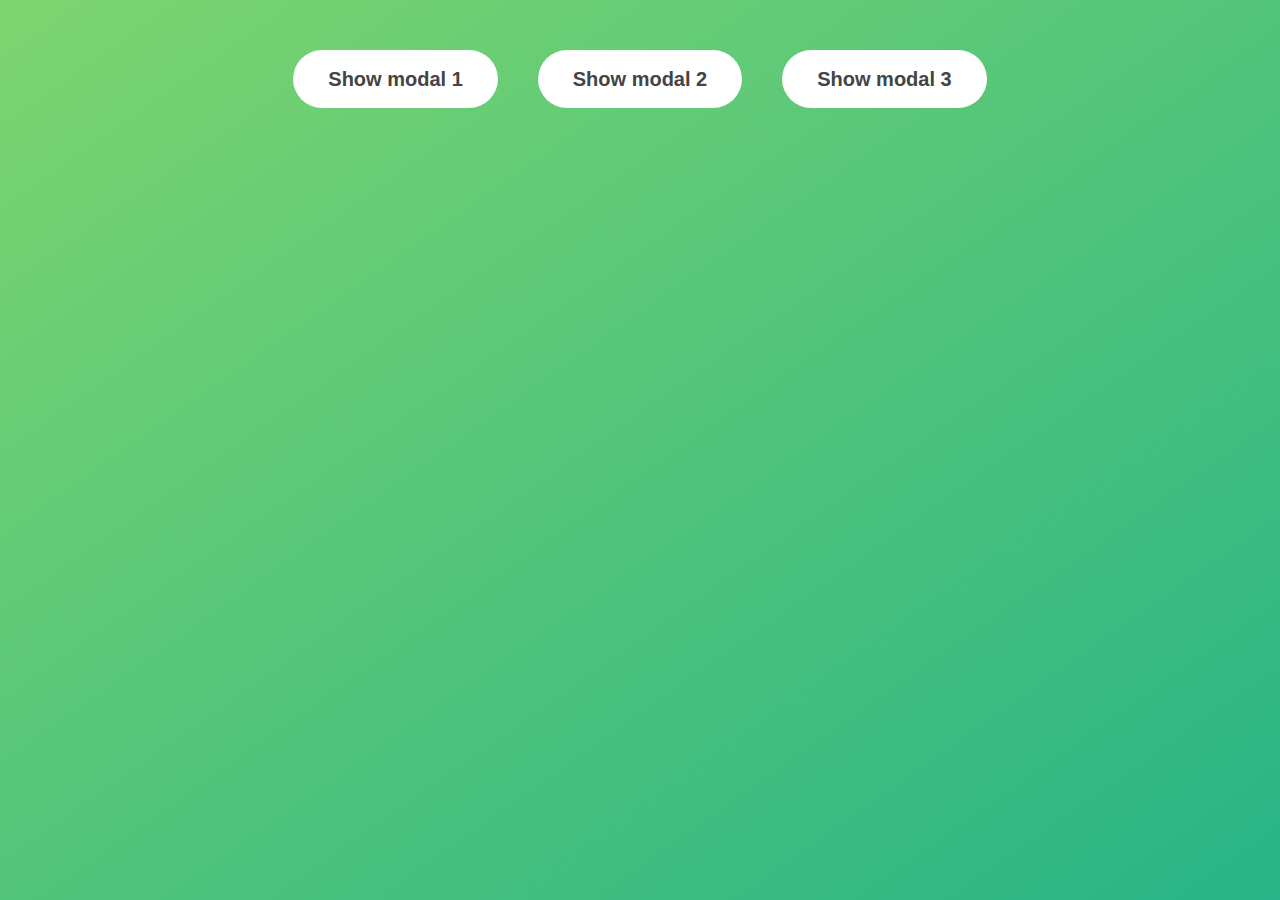
<file: 06-Modal/index.html>
<!DOCTYPE html>
<html lang="en">
  <head>
    <meta charset="UTF-8" />
    <meta name="viewport" content="width=device-width, initial-scale=1.0" />
    <meta http-equiv="X-UA-Compatible" content="ie=edge" />
    <link rel="stylesheet" href="style.css" />
    <title>Modal window</title>
  </head>
  <body>
    <button class="show-modal">Show modal 1</button>
    <button class="show-modal">Show modal 2</button>
    <button class="show-modal">Show modal 3</button>

    <div class="modal hidden">
      <button class="close-modal">&times;</button>
      <h1>I'm a modal window 😍</h1>
      <p>
        Lorem ipsum dolor sit amet, consectetur adipisicing elit, sed do eiusmod
        tempor incididunt ut labore et dolore magna aliqua. Ut enim ad minim
        veniam, quis nostrud exercitation ullamco laboris nisi ut aliquip ex ea
        commodo consequat. Duis aute irure dolor in reprehenderit in voluptate
        velit esse cillum dolore eu fugiat nulla pariatur. Excepteur sint
        occaecat cupidatat non proident, sunt in culpa qui officia deserunt
        mollit anim id est laborum.
      </p>
    </div>
    <div class="overlay hidden"></div>

    <script src="script.js"></script>
  </body>
</html>
</file>
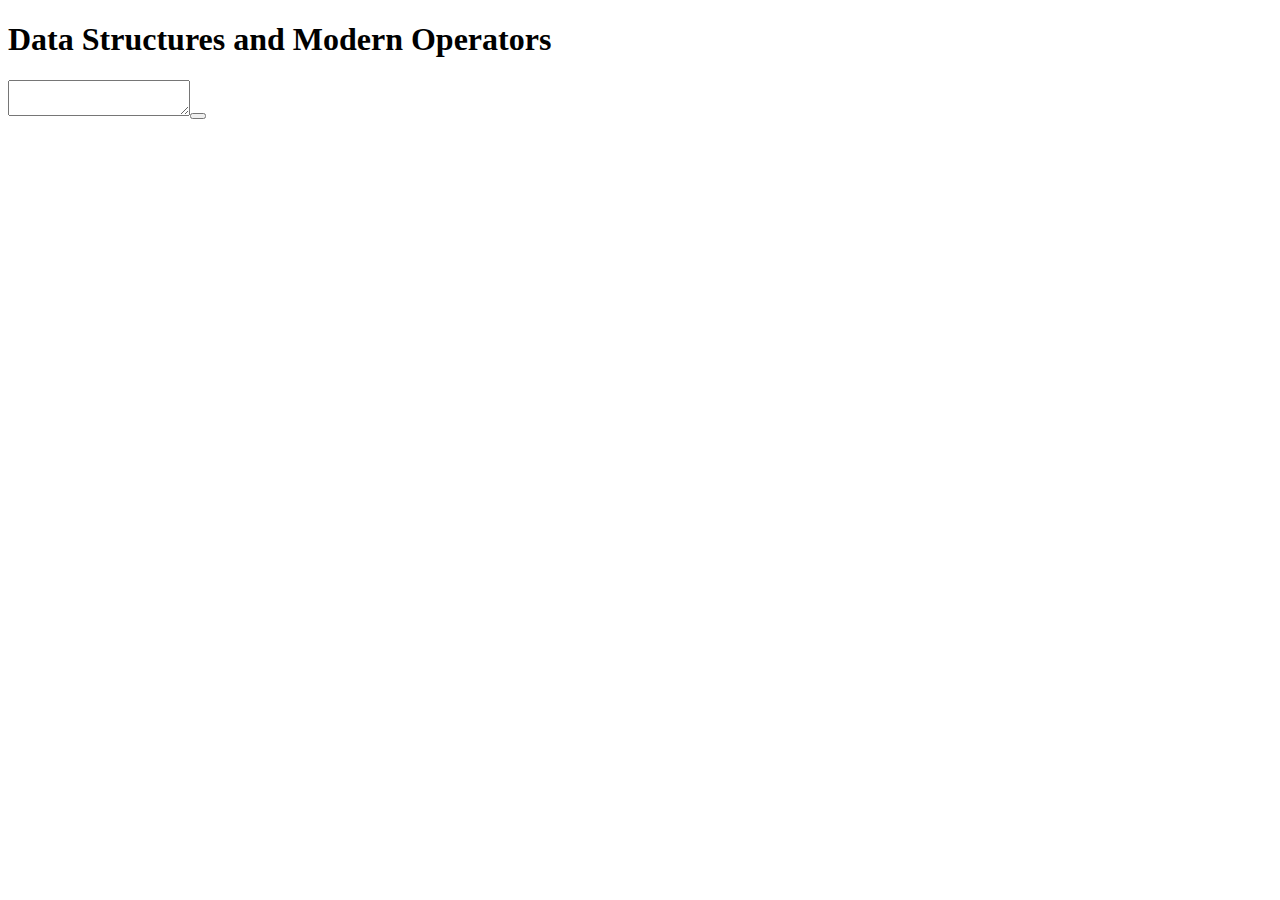
<file: 09-data-structures/index.html>
<!DOCTYPE html>
<html lang="en">
  <head>
    <meta charset="UTF-8" />
    <meta http-equiv="X-UA-Compatible" content="IE=edge" />
    <meta name="viewport" content="width=device-width, initial-scale=1.0" />
    <title>Document</title>
    <!-- <script src="app.js"></script> -->
    <script defer src="strings.js"></script>
  </head>
  <h1>Data Structures and Modern Operators</h1>
  <body></body>
</html>
</file>
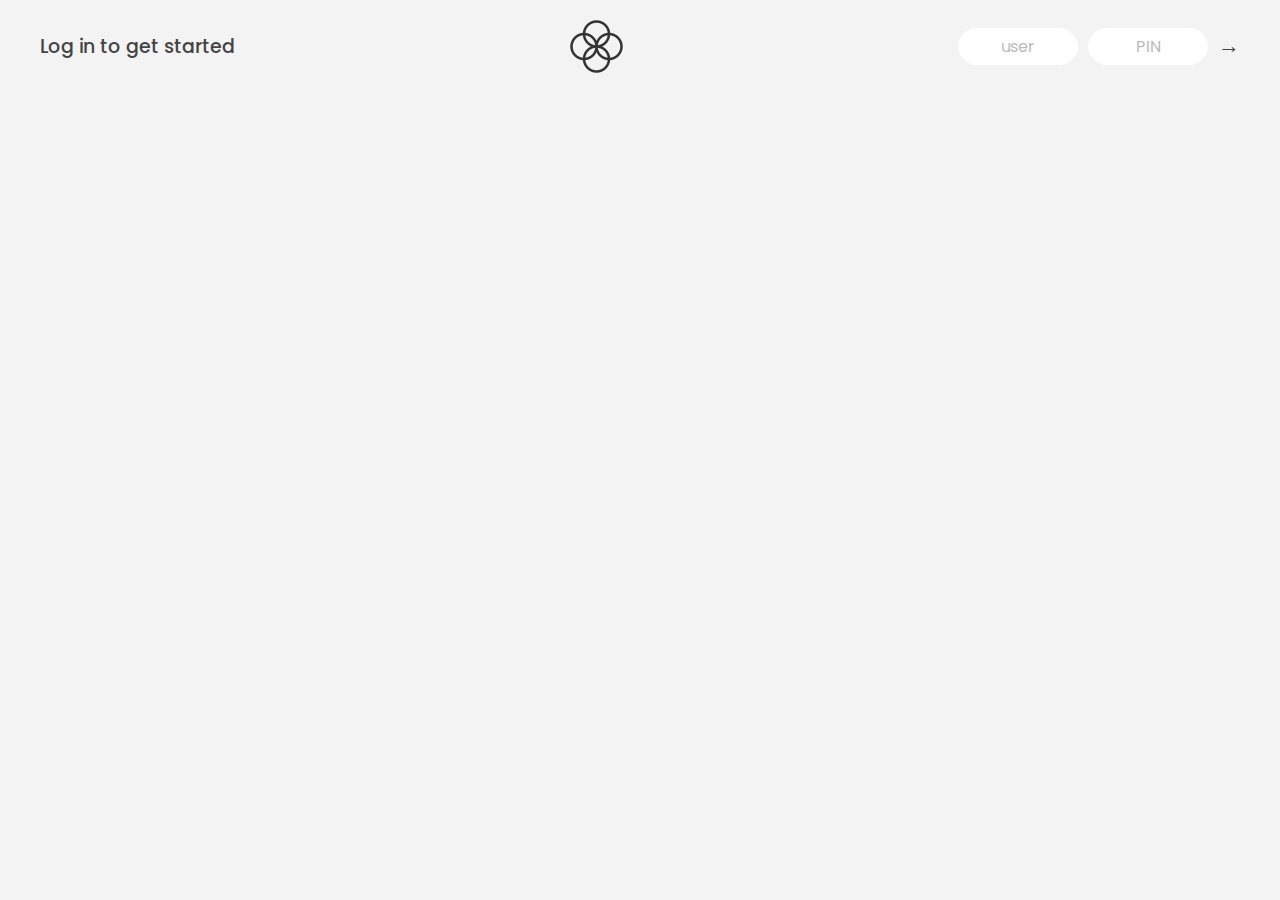
<file: 11A-Arrays-Bankist/index.html>
<!DOCTYPE html>
<html lang="en">

<head>
  <meta charset="UTF-8" />
  <meta name="viewport" content="width=device-width, initial-scale=1.0" />
  <meta http-equiv="X-UA-Compatible" content="ie=edge" />
  <link rel="shortcut icon" type="image/png" href="/icon.png" />

  <link href="https://fonts.googleapis.com/css?family=Poppins:400,500,600&display=swap" rel="stylesheet" />

  <link rel="stylesheet" href="style.css" />
  <title>Bankist</title>
</head>

<body>
  <!-- TOP NAVIGATION -->
  <nav>
    <p class="welcome">Log in to get started</p>
    <img src="logo.png" alt="Logo" class="logo" />
    <form class="login">
      <input type="text" placeholder="user" class="login__input login__input--user" />
      <!-- In practice, use type="password" -->
      <input type="text" placeholder="PIN" maxlength="4" class="login__input login__input--pin" />
      <button class="login__btn">&rarr;</button>
    </form>
  </nav>

  <main class="app">
    <!-- BALANCE -->
    <div class="balance">
      <div>
        <p class="balance__label">Current balance</p>
        <p class="balance__date">
          As of <span class="date">05/03/2037</span>
        </p>
      </div>
      <p class="balance__value">0000€</p>
    </div>

    <!-- MOVEMENTS -->
    <div class="movements">
      <!-- <div class="movements__row">
        <div class="movements__type movements__type--deposit">2 deposit</div>
        <div class="movements__date">3 days ago</div>
        <div class="movements__value">4 000€</div>
      </div>
      <div class="movements__row">
        <div class="movements__type movements__type--withdrawal">
          1 withdrawal
        </div>
        <div class="movements__date">24/01/2037</div>
        <div class="movements__value">-378€</div>
      </div> -->
    </div>

    <!-- SUMMARY -->
    <div class="summary">
      <p class="summary__label">In</p>
      <p class="summary__value summary__value--in">0000€</p>
      <p class="summary__label">Out</p>
      <p class="summary__value summary__value--out">0000€</p>
      <p class="summary__label">Interest</p>
      <p class="summary__value summary__value--interest">0000€</p>
      <button class="btn--sort">&downarrow; SORT</button>
    </div>

    <!-- OPERATION: TRANSFERS -->
    <div class="operation operation--transfer">
      <h2>Transfer money</h2>
      <form class="form form--transfer">
        <input type="text" class="form__input form__input--to" />
        <input type="number" class="form__input form__input--amount" />
        <button class="form__btn form__btn--transfer">&rarr;</button>
        <label class="form__label">Transfer to</label>
        <label class="form__label">Amount</label>
      </form>
    </div>

    <!-- OPERATION: LOAN -->
    <div class="operation operation--loan">
      <h2>Request loan</h2>
      <form class="form form--loan">
        <input type="number" class="form__input form__input--loan-amount" />
        <button class="form__btn form__btn--loan">&rarr;</button>
        <label class="form__label form__label--loan">Amount</label>
      </form>
    </div>

    <!-- OPERATION: CLOSE -->
    <div class="operation operation--close">
      <h2>Close account</h2>
      <form class="form form--close">
        <input type="text" class="form__input form__input--user" />
        <input type="password" maxlength="6" class="form__input form__input--pin" />
        <button class="form__btn form__btn--close">&rarr;</button>
        <label class="form__label">Confirm user</label>
        <label class="form__label">Confirm PIN</label>
      </form>
    </div>

    <!-- LOGOUT TIMER -->
    <p class="logout-timer">
      You will be logged out in <span class="timer">05:00</span>
    </p>
  </main>

  <!-- <footer>
      &copy; by Jonas Schmedtmann. Don't claim as your own :)
    </footer> -->

  <script src="sort.js"></script>
</body>

</html>
</file>
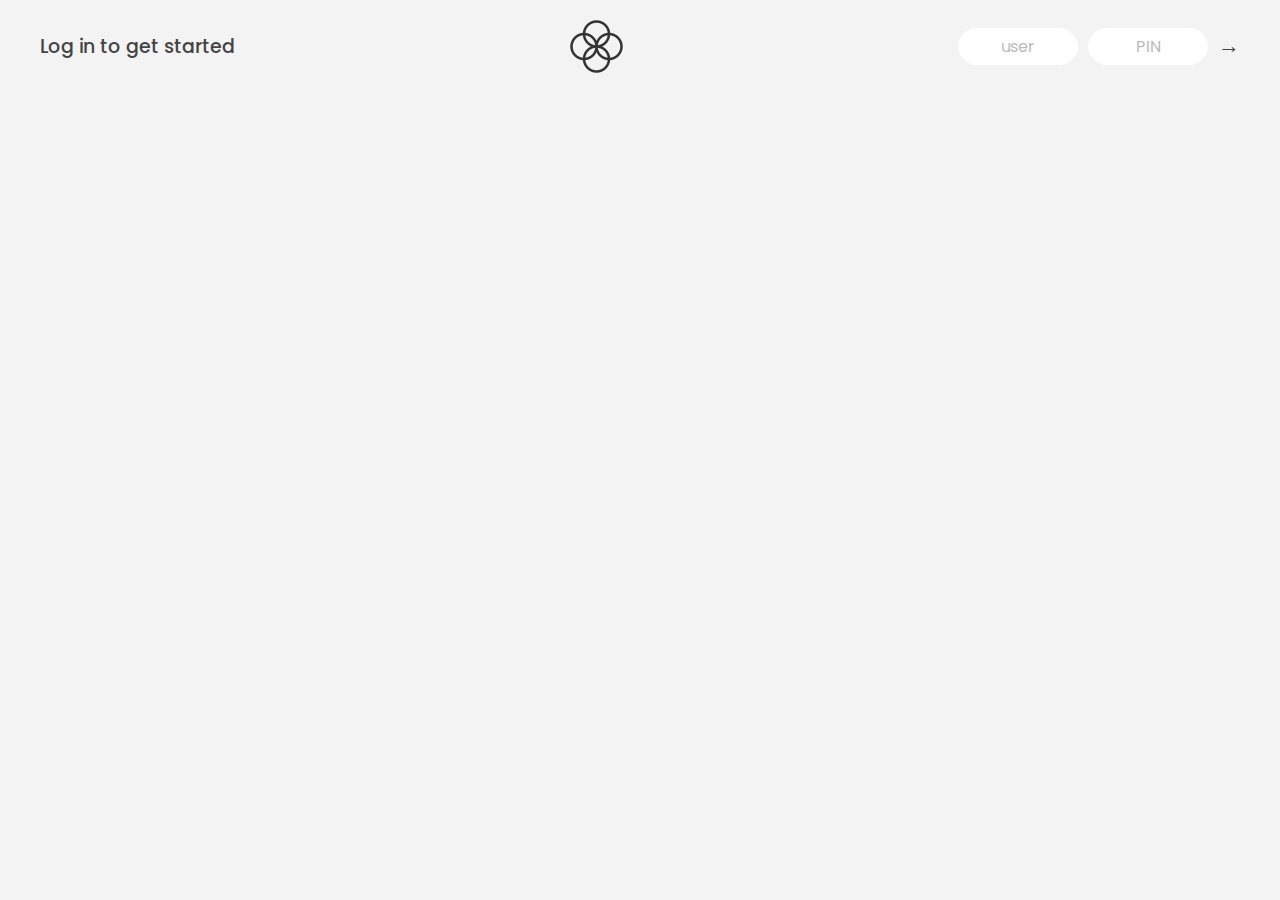
<file: 11B-datesandtime/index.html>
<!DOCTYPE html>
<html lang="en">
  <head>
    <meta charset="UTF-8" />
    <meta name="viewport" content="width=device-width, initial-scale=1.0" />
    <meta http-equiv="X-UA-Compatible" content="ie=edge" />
    <link rel="shortcut icon" type="image/png" href="/icon.png" />

    <link
      href="https://fonts.googleapis.com/css?family=Poppins:400,500,600&display=swap"
      rel="stylesheet"
    />

    <link rel="stylesheet" href="style.css" />
    <title>Bankist</title>
  </head>
  <body>
    <!-- TOP NAVIGATION -->
    <nav>
      <p class="welcome">Log in to get started</p>
      <img src="logo.png" alt="Logo" class="logo" />
      <form class="login">
        <input
          type="text"
          placeholder="user"
          class="login__input login__input--user"
        />
        <!-- In practice, use type="password" -->
        <input
          type="text"
          placeholder="PIN"
          maxlength="4"
          class="login__input login__input--pin"
        />
        <button class="login__btn">&rarr;</button>
      </form>
    </nav>

    <main class="app">
      <!-- BALANCE -->
      <div class="balance">
        <div>
          <p class="balance__label">Current balance</p>
          <p class="balance__date">
            As of <span class="date">05/03/2037</span>
          </p>
        </div>
        <p class="balance__value">0000€</p>
      </div>

      <!-- MOVEMENTS -->
      <div class="movements">
        <div class="movements__row">
          <div class="movements__type movements__type--deposit">2 deposit</div>
          <div class="movements__date">3 days ago</div>
          <div class="movements__value">4 000€</div>
        </div>
        <div class="movements__row">
          <div class="movements__type movements__type--withdrawal">
            1 withdrawal
          </div>
          <div class="movements__date">24/01/2037</div>
          <div class="movements__value">-378€</div>
        </div>
      </div>

      <!-- SUMMARY -->
      <div class="summary">
        <p class="summary__label">In</p>
        <p class="summary__value summary__value--in">0000€</p>
        <p class="summary__label">Out</p>
        <p class="summary__value summary__value--out">0000€</p>
        <p class="summary__label">Interest</p>
        <p class="summary__value summary__value--interest">0000€</p>
        <button class="btn--sort">&downarrow; SORT</button>
      </div>

      <!-- OPERATION: TRANSFERS -->
      <div class="operation operation--transfer">
        <h2>Transfer money</h2>
        <form class="form form--transfer">
          <input type="text" class="form__input form__input--to" />
          <input type="number" class="form__input form__input--amount" />
          <button class="form__btn form__btn--transfer">&rarr;</button>
          <label class="form__label">Transfer to</label>
          <label class="form__label">Amount</label>
        </form>
      </div>

      <!-- OPERATION: LOAN -->
      <div class="operation operation--loan">
        <h2>Request loan</h2>
        <form class="form form--loan">
          <input type="number" class="form__input form__input--loan-amount" />
          <button class="form__btn form__btn--loan">&rarr;</button>
          <label class="form__label form__label--loan">Amount</label>
        </form>
      </div>

      <!-- OPERATION: CLOSE -->
      <div class="operation operation--close">
        <h2>Close account</h2>
        <form class="form form--close">
          <input type="text" class="form__input form__input--user" />
          <input
            type="password"
            maxlength="6"
            class="form__input form__input--pin"
          />
          <button class="form__btn form__btn--close">&rarr;</button>
          <label class="form__label">Confirm user</label>
          <label class="form__label">Confirm PIN</label>
        </form>
      </div>

      <!-- LOGOUT TIMER -->
      <p class="logout-timer">
        You will be logged out in <span class="timer">05:00</span>
      </p>
    </main>

    <!-- <footer>
      &copy; by Jonas Schmedtmann. Don't claim as your own :)
    </footer> -->

    <script src="script.js"></script>
  </body>
</html>
</file>
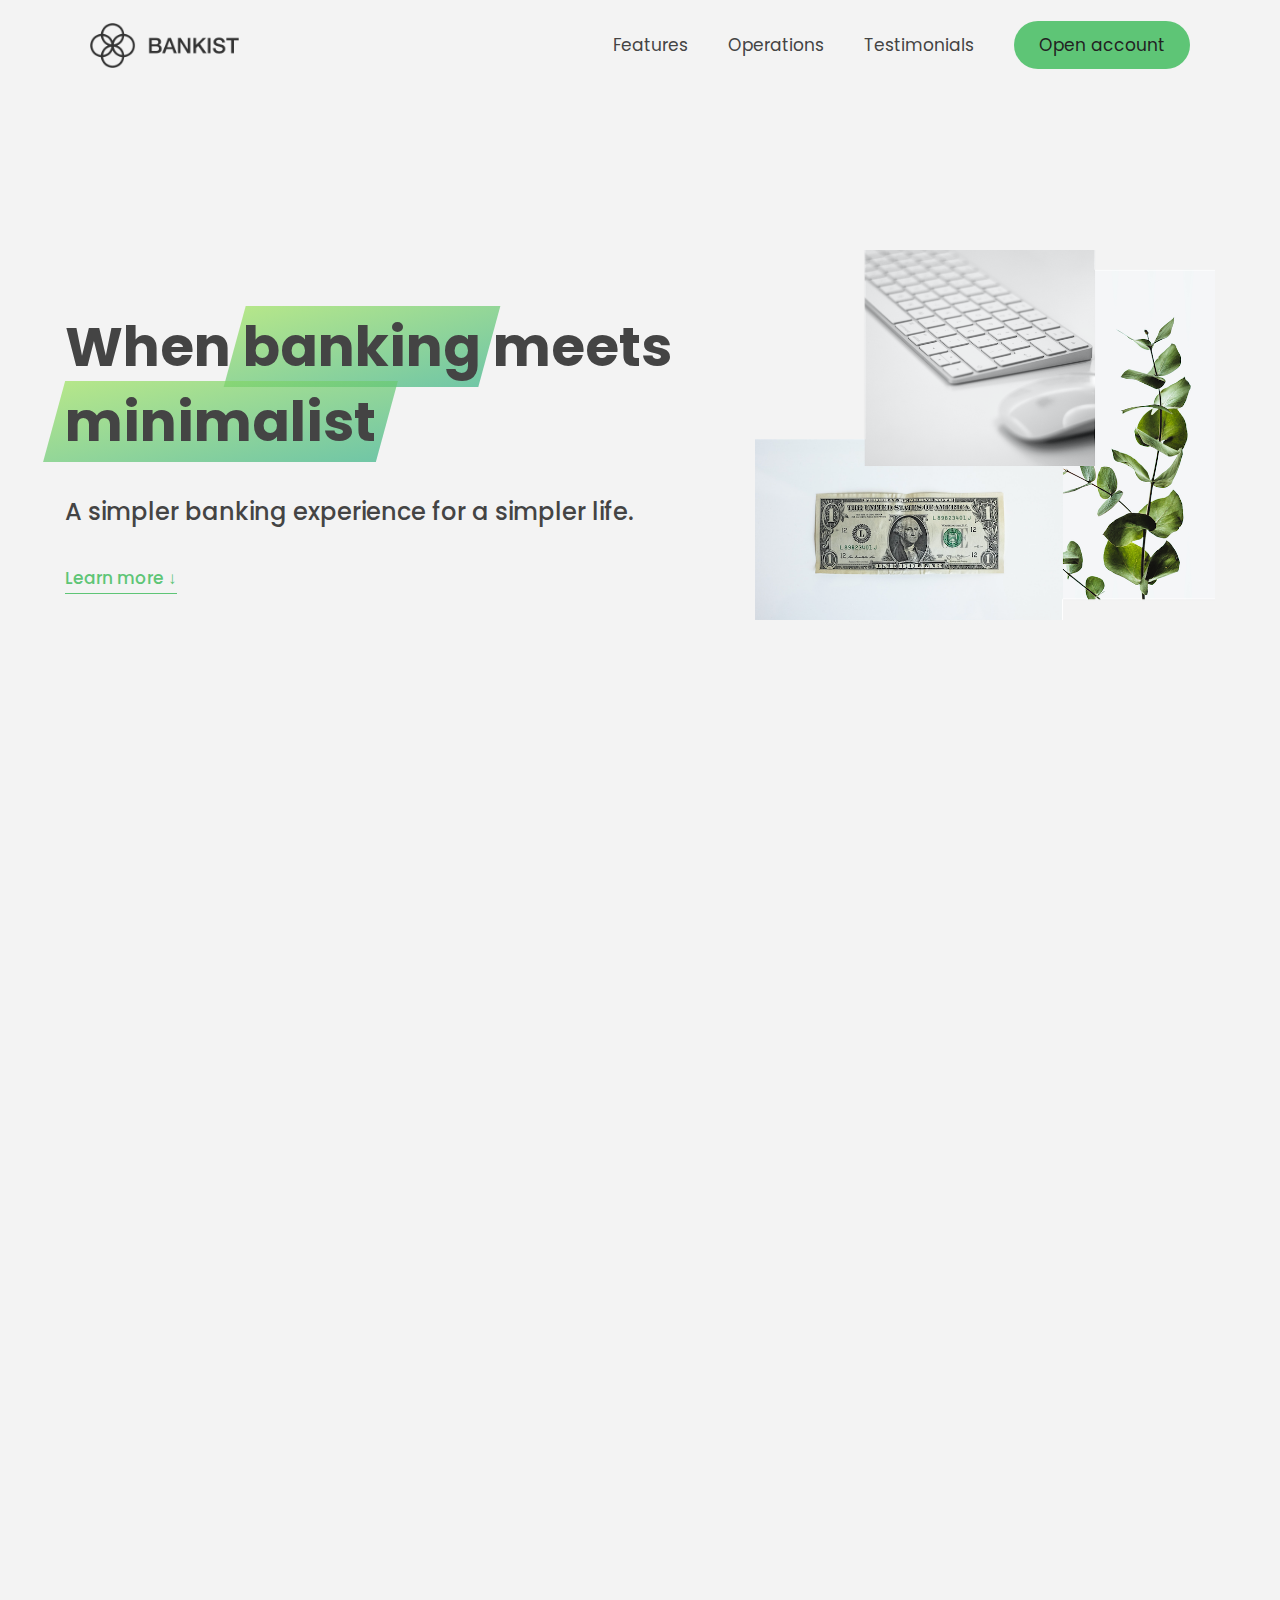
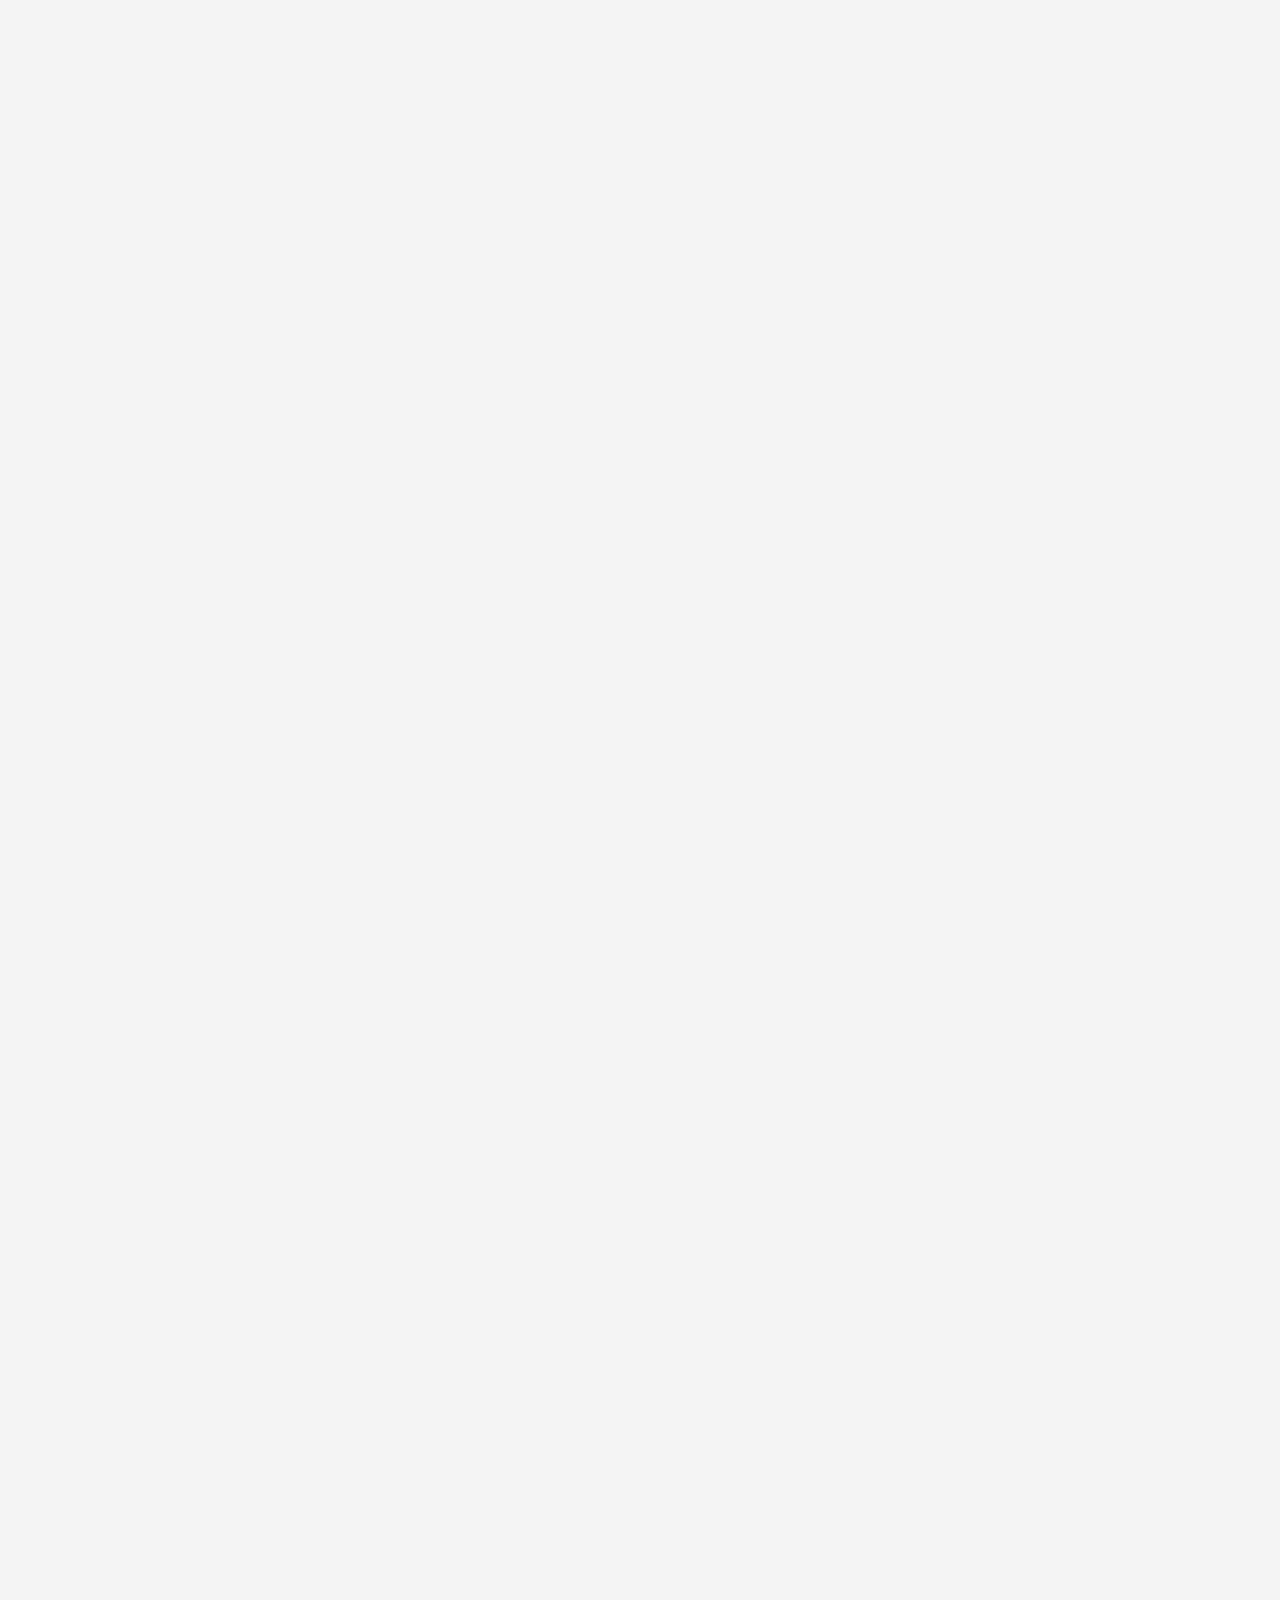
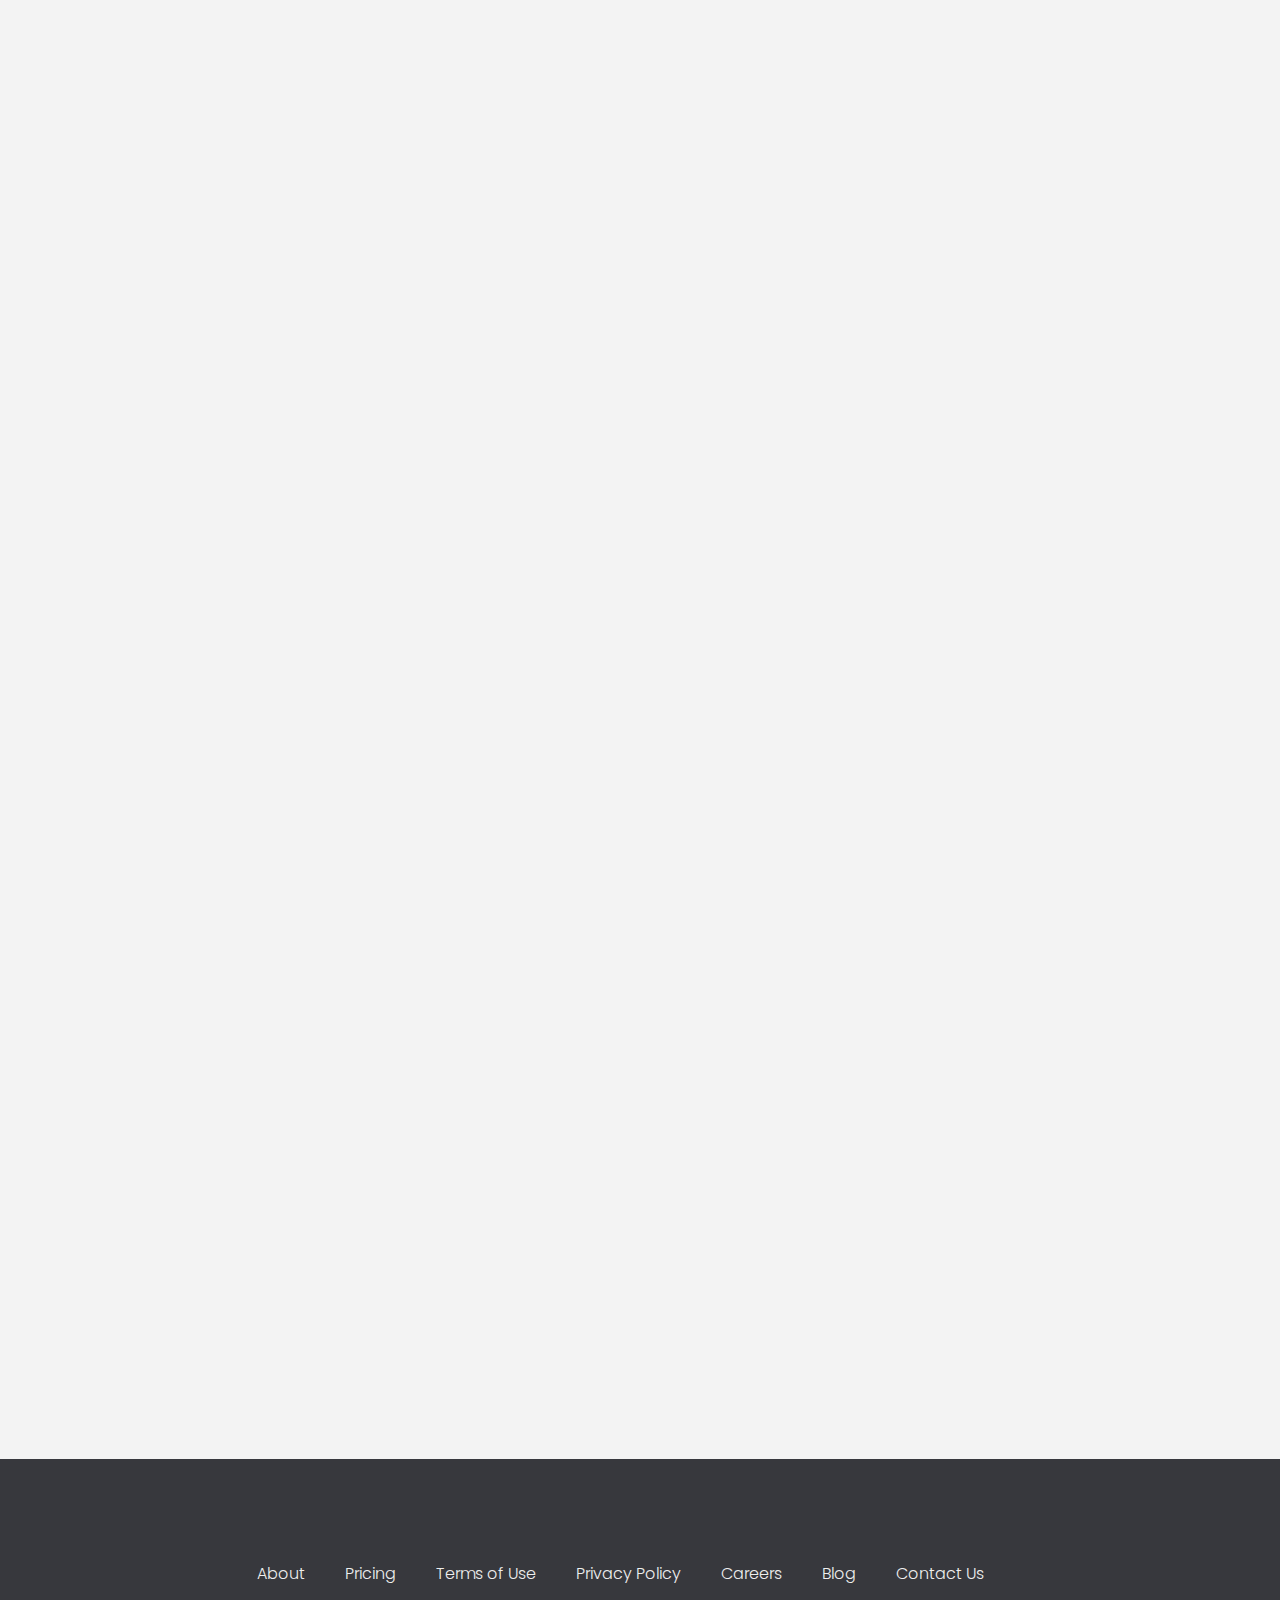
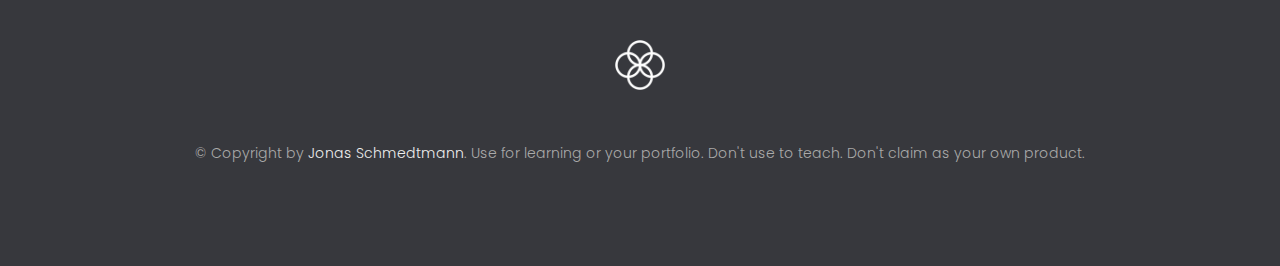
<file: 12-Advanced-Dom/index.html>
<!DOCTYPE html>
<html lang="en">

<head>
  <meta charset="UTF-8" />
  <meta name="viewport" content="width=device-width, initial-scale=1.0" />
  <meta http-equiv="X-UA-Compatible" content="ie=edge" />
  <link rel="shortcut icon" type="image/png" href="img/icon.png" />

  <link href="https://fonts.googleapis.com/css?family=Poppins:300,400,500,600&display=swap" rel="stylesheet" />
  <link rel="stylesheet" href="style.css" />
  <title>Bankist | When Banking meets Minimalist</title>

  <script defer src="script1.js"></script>
</head>

<body>
  <header class="header">
    <nav class="nav">
      <img src="img/logo.png" alt="Bankist logo" class="nav__logo" id="logo" designer="Moses"
        data-version-number="3.0" />
      <ul class="nav__links">
        <li class="nav__item">
          <!-- <a class="nav__link" href="#">Features</a> -->
          <a class="nav__link" href="#section--1">Features</a>
        </li>
        <li class="nav__item">
          <a class="nav__link" href="#section--2">Operations</a>
        </li>
        <li class="nav__item">
          <a class="nav__link" href="#section--3">Testimonials</a>
        </li>
        <li class="nav__item">
          <a class="nav__link nav__link--btn btn--show-modal" href="#">Open account</a>
        </li>
      </ul>
    </nav>

    <div class="header__title">
      <h1>
        When
        <!-- Green highlight effect -->
        <span class="highlight">banking</span>
        meets<br />
        <span class="highlight">minimalist</span>
      </h1>
      <h4>A simpler banking experience for a simpler life.</h4>
      <button class="btn--text btn--scroll-to">Learn more &DownArrow;</button>
      <img src="img/hero.png" class="header__img" alt="Minimalist bank items" />
    </div>
  </header>

  <section class="section" id="section--1">
    <div class="section__title">
      <h2 class="section__description">Features</h2>
      <h3 class="section__header">
        Everything you need in a modern bank and more.
      </h3>
    </div>

    <div class="features">
      <img src="img/digital-lazy.jpg" data-src="img/digital.jpg" alt="Computer" class="features__img lazy-img" />
      <div class="features__feature">
        <div class="features__icon">
          <svg>
            <use xlink:href="img/icons.svg#icon-monitor"></use>
          </svg>
        </div>
        <h5 class="features__header">100% digital bank</h5>
        <p>
          Lorem ipsum dolor sit amet consectetur adipisicing elit. Unde alias
          sint quos? Accusantium a fugiat porro reiciendis saepe quibusdam
          debitis ducimus.
        </p>
      </div>

      <div class="features__feature">
        <div class="features__icon">
          <svg>
            <use xlink:href="img/icons.svg#icon-trending-up"></use>
          </svg>
        </div>
        <h5 class="features__header">Watch your money grow</h5>
        <p>
          Nesciunt quos autem dolorum voluptates cum dolores dicta fuga
          inventore ab? Nulla incidunt eius numquam sequi iste pariatur
          quibusdam!
        </p>
      </div>
      <img src="img/grow-lazy.jpg" data-src="img/grow.jpg" alt="Plant" class="features__img lazy-img" />

      <img src="img/card-lazy.jpg" data-src="img/card.jpg" alt="Credit card" class="features__img lazy-img" />
      <div class="features__feature">
        <div class="features__icon">
          <svg>
            <use xlink:href="img/icons.svg#icon-credit-card"></use>
          </svg>
        </div>
        <h5 class="features__header">Free debit card included</h5>
        <p>
          Quasi, fugit in cumque cupiditate reprehenderit debitis animi enim
          eveniet consequatur odit quam quos possimus assumenda dicta fuga
          inventore ab.
        </p>
      </div>
    </div>
  </section>

  <section class="section" id="section--2">
    <div class="section__title">
      <h2 class="section__description">Operations</h2>
      <h3 class="section__header">
        Everything as simple as possible, but no simpler.
      </h3>
    </div>

    <div class="operations">
      <div class="operations__tab-container">
        <button class="btn operations__tab operations__tab--1 'operations__tab--active'" data-tab="1">
          <span>01</span>Instant Transfers
        </button>
        <button class="btn operations__tab operations__tab--2" data-tab="2">
          <span>02</span>Instant Loans
        </button>
        <button class="btn operations__tab operations__tab--3" data-tab="3">
          <span>03</span>Instant Closing
        </button>
      </div>
      <!-- close operations__tab-container  -->
      <div class="operations__content operations__content--1 operations__content--active">
        <div class="operations__icon operations__icon--1">
          <svg>
            <use xlink:href="img/icons.svg#icon-upload"></use>
          </svg>
        </div>
        <h5 class="operations__header">
          Tranfser money to anyone, instantly! No fees, no BS.
        </h5>
        <p>
          Lorem ipsum dolor sit amet, consectetur adipisicing elit, sed do
          eiusmod tempor incididunt ut labore et dolore magna aliqua. Ut enim
          ad minim veniam, quis nostrud exercitation ullamco laboris nisi ut
          aliquip ex ea commodo consequat.
        </p>
      </div>
      <!-- close operations__content 1 -->
      <div class="operations__content operations__content--2">
        <div class="operations__icon operations__icon--2">
          <svg>
            <use xlink:href="img/icons.svg#icon-home"></use>
          </svg>
        </div>
        <h5 class="operations__header">
          Buy a home or make your dreams come true, with instant loans.
        </h5>
        <p>
          Duis aute irure dolor in reprehenderit in voluptate velit esse
          cillum dolore eu fugiat nulla pariatur. Excepteur sint occaecat
          cupidatat non proident, sunt in culpa qui officia deserunt mollit
          anim id est laborum.
        </p>
      </div>
      <!-- close operations__content  2-->
      <div class="operations__content operations__content--3">
        <div class="operations__icon operations__icon--3">
          <svg>
            <use xlink:href="img/icons.svg#icon-user-x"></use>
          </svg>
        </div>
        <h5 class="operations__header">
          No longer need your account? No problem! Close it instantly.
        </h5>
        <p>
          Excepteur sint occaecat cupidatat non proident, sunt in culpa qui
          officia deserunt mollit anim id est laborum. Ut enim ad minim
          veniam, quis nostrud exercitation ullamco laboris nisi ut aliquip ex
          ea commodo consequat.
        </p>
      </div>
      <!-- close operations__content 3-->
    </div>
    <!-- close operations -->
  </section>

  <section class="section" id="section--3">
    <div class="section__title section__title--testimonials">
      <h2 class="section__description">Not sure yet?</h2>
      <h3 class="section__header">
        Millions of Bankists are already making their lifes simpler.
      </h3>
    </div>

    <div class="slider">
      <div class="slide slide--1">
        <div class="testimonial">
          <h5 class="testimonial__header">Best financial decision ever!</h5>
          <blockquote class="testimonial__text">
            Lorem ipsum dolor sit, amet consectetur adipisicing elit.
            Accusantium quas quisquam non? Quas voluptate nulla minima
            deleniti optio ullam nesciunt, numquam corporis et asperiores
            laboriosam sunt, praesentium suscipit blanditiis. Necessitatibus
            id alias reiciendis, perferendis facere pariatur dolore veniam
            autem esse non voluptatem saepe provident nihil molestiae.
          </blockquote>
          <address class="testimonial__author">
            <img src="img/user-1.jpg" alt="" class="testimonial__photo" />
            <h6 class="testimonial__name">Aarav Lynn</h6>
            <p class="testimonial__location">San Francisco, USA</p>
          </address>
        </div>
      </div>

      <div class="slide slide--2">
        <div class="testimonial">
          <h5 class="testimonial__header">
            The last step to becoming a complete minimalist
          </h5>
          <blockquote class="testimonial__text">
            Quisquam itaque deserunt ullam, quia ea repellendus provident,
            ducimus neque ipsam modi voluptatibus doloremque, corrupti
            laborum. Incidunt numquam perferendis veritatis neque repellendus.
            Lorem, ipsum dolor sit amet consectetur adipisicing elit. Illo
            deserunt exercitationem deleniti.
          </blockquote>
          <address class="testimonial__author">
            <img src="img/user-2.jpg" alt="" class="testimonial__photo" />
            <h6 class="testimonial__name">Miyah Miles</h6>
            <p class="testimonial__location">London, UK</p>
          </address>
        </div>
      </div>

      <div class="slide slide--3">
        <div class="testimonial">
          <h5 class="testimonial__header">
            Finally free from old-school banks
          </h5>
          <blockquote class="testimonial__text">
            Debitis, nihil sit minus suscipit magni aperiam vel tenetur
            incidunt commodi architecto numquam omnis nulla autem,
            necessitatibus blanditiis modi similique quidem. Odio aliquam
            culpa dicta beatae quod maiores ipsa minus consequatur error sunt,
            deleniti saepe aliquid quos inventore sequi. Necessitatibus id
            alias reiciendis, perferendis facere.
          </blockquote>
          <address class="testimonial__author">
            <img src="img/user-3.jpg" alt="" class="testimonial__photo" />
            <h6 class="testimonial__name">Francisco Gomes</h6>
            <p class="testimonial__location">Lisbon, Portugal</p>
          </address>
        </div>
      </div>

      <!-- <div class="slide"><img src="img/img-1.jpg" alt="Photo 1" /></div>
        <div class="slide"><img src="img/img-2.jpg" alt="Photo 2" /></div>
        <div class="slide"><img src="img/img-3.jpg" alt="Photo 3" /></div>
        <div class="slide"><img src="img/img-4.jpg" alt="Photo 4" /></div>
         -->
      <button class="slider__btn slider__btn--left">&larr;</button>
      <button class="slider__btn slider__btn--right">&rarr;</button>
      <div class="dots"></div>
    </div>
  </section>

  <section class="section section--sign-up">
    <div class="section__title">
      <h3 class="section__header">
        The best day to join Bankist was one year ago. The second best is
        today!
      </h3>
    </div>
    <button class="btn btn--show-modal">Open your free account today!</button>
  </section>

  <footer class="footer">
    <ul class="footer__nav">
      <li class="footer__item">
        <a class="footer__link" href="#">About</a>
      </li>
      <li class="footer__item">
        <a class="footer__link" href="#">Pricing</a>
      </li>
      <li class="footer__item">
        <a class="footer__link" href="#">Terms of Use</a>
      </li>
      <li class="footer__item">
        <a class="footer__link" href="#">Privacy Policy</a>
      </li>
      <li class="footer__item">
        <a class="footer__link" href="#">Careers</a>
      </li>
      <li class="footer__item">
        <a class="footer__link" href="#">Blog</a>
      </li>
      <li class="footer__item">
        <a class="footer__link" href="#">Contact Us</a>
      </li>
    </ul>
    <img src="img/icon.png" alt="Logo" class="footer__logo" />
    <p class="footer__copyright">
      &copy; Copyright by
      <a class="footer__link twitter-link" target="_blank" href="https://twitter.com/jonasschmedtman">Jonas
        Schmedtmann</a>. Use for learning or your portfolio. Don't use to teach. Don't claim
      as your own product.
    </p>
  </footer>

  <div class="modal hidden">
    <button class="btn--close-modal">&times;</button>
    <h2 class="modal__header">
      Open your bank account <br />
      in just <span class="highlight">5 minutes</span>
    </h2>
    <form class="modal__form">
      <label>First Name</label>
      <input type="text" />
      <label>Last Name</label>
      <input type="text" />
      <label>Email Address</label>
      <input type="email" />
      <button class="btn">Next step &rarr;</button>
    </form>
  </div>
  <div class="overlay hidden"></div>

  <!-- <script src="script.js"></script> -->
</body>

</html>
</file>
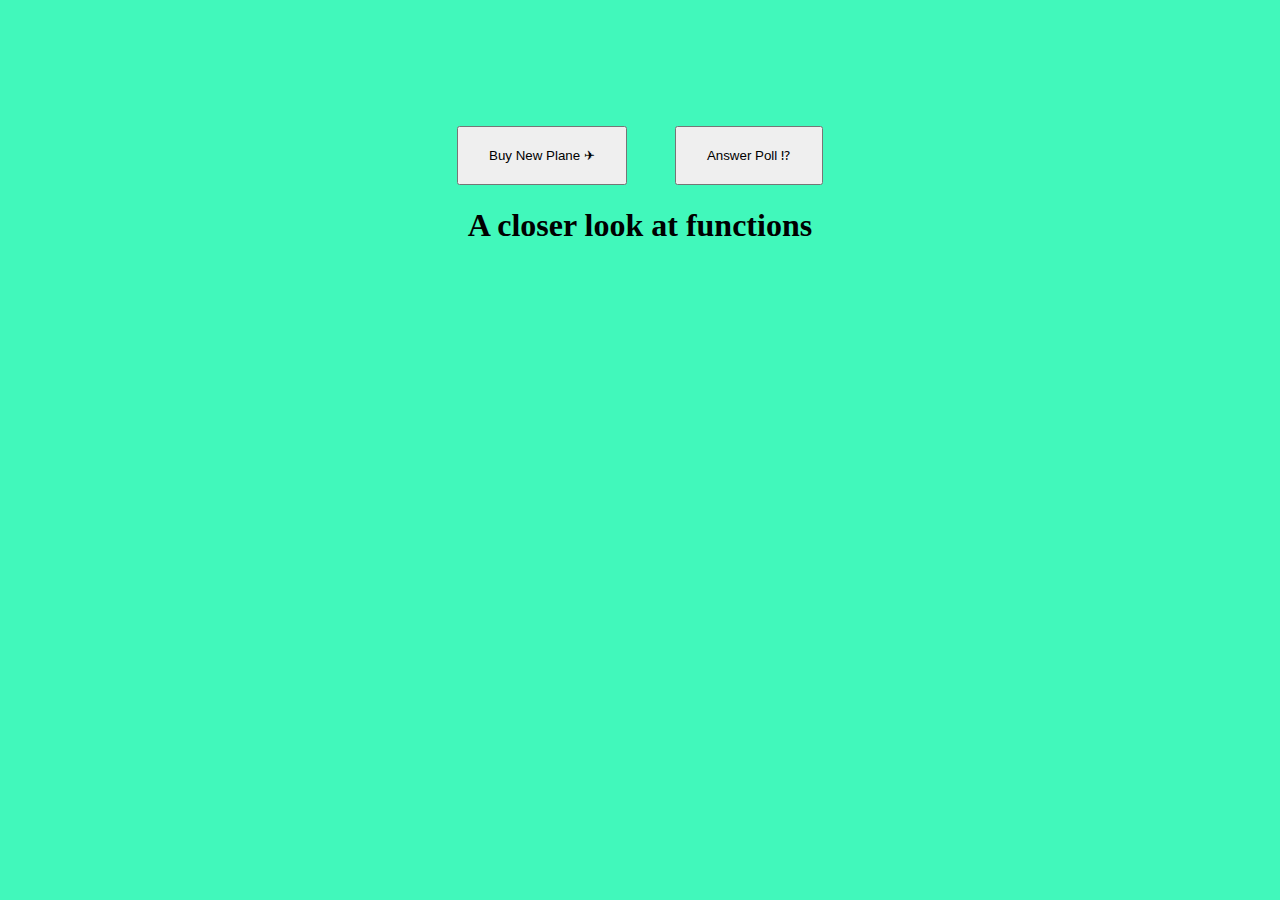
<file: functions/index.html>
<!DOCTYPE html>
<html lang="en">

<head>
  <meta charset="UTF-8" />
  <meta http-equiv="X-UA-Compatible" content="IE=edge" />
  <meta name="viewport" content="width=device-width, initial-scale=1.0" />
  <title>Document</title>
  <script defer src="callapplybind.js"></script>
  <style>
    body {
      background-color: rgba(46, 247, 180, 0.911);
    }

    .section {
      display: flex;
      justify-content: center;
      gap: 3em;
      margin-top: 10%;
    }

    button {
      padding: 20px 30px;
    }

    .center {
      display: flex;
      align-items: center;
      flex-direction: column;
    }
  </style>
</head>

<body>
  <div class="section">
    <button class="buy">Buy New Plane ✈</button>
    <button class="poll">Answer Poll ⁉</button>
  </div>
  <h1 class="center">A closer look at functions</h1>
</body>

</html>
</file>
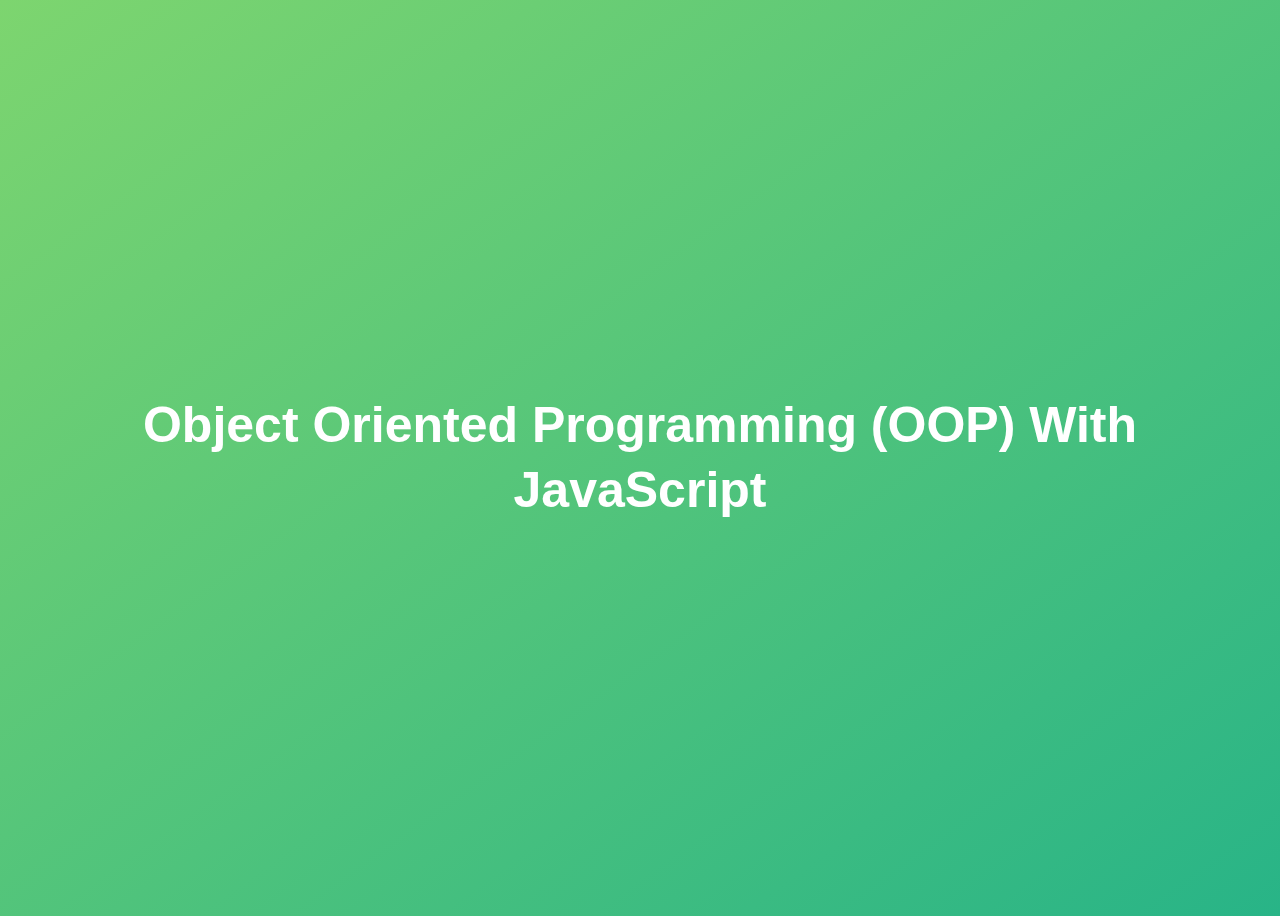
<file: OOP/index.html>
<!DOCTYPE html>
<html lang="en">
  <head>
    <meta charset="UTF-8" />
    <meta name="viewport" content="width=device-width, initial-scale=1.0" />
    <meta http-equiv="X-UA-Compatible" content="ie=edge" />
    <title>Object Oriented Programming (OOP) With JavaScript</title>
    <style>
      body {
        height: 100vh;
        display: flex;
        align-items: center;
        background: linear-gradient(to top left, #28b487, #7dd56f);
      }
      h1 {
        font-family: sans-serif;
        font-size: 50px;
        line-height: 1.3;
        width: 100%;
        padding: 30px;
        text-align: center;
        color: white;
      }
    </style>
    <script defer src="script.js"></script>
  </head>
  <body>
    <h1>Object Oriented Programming (OOP) With JavaScript</h1>
  </body>
</html>
</file>
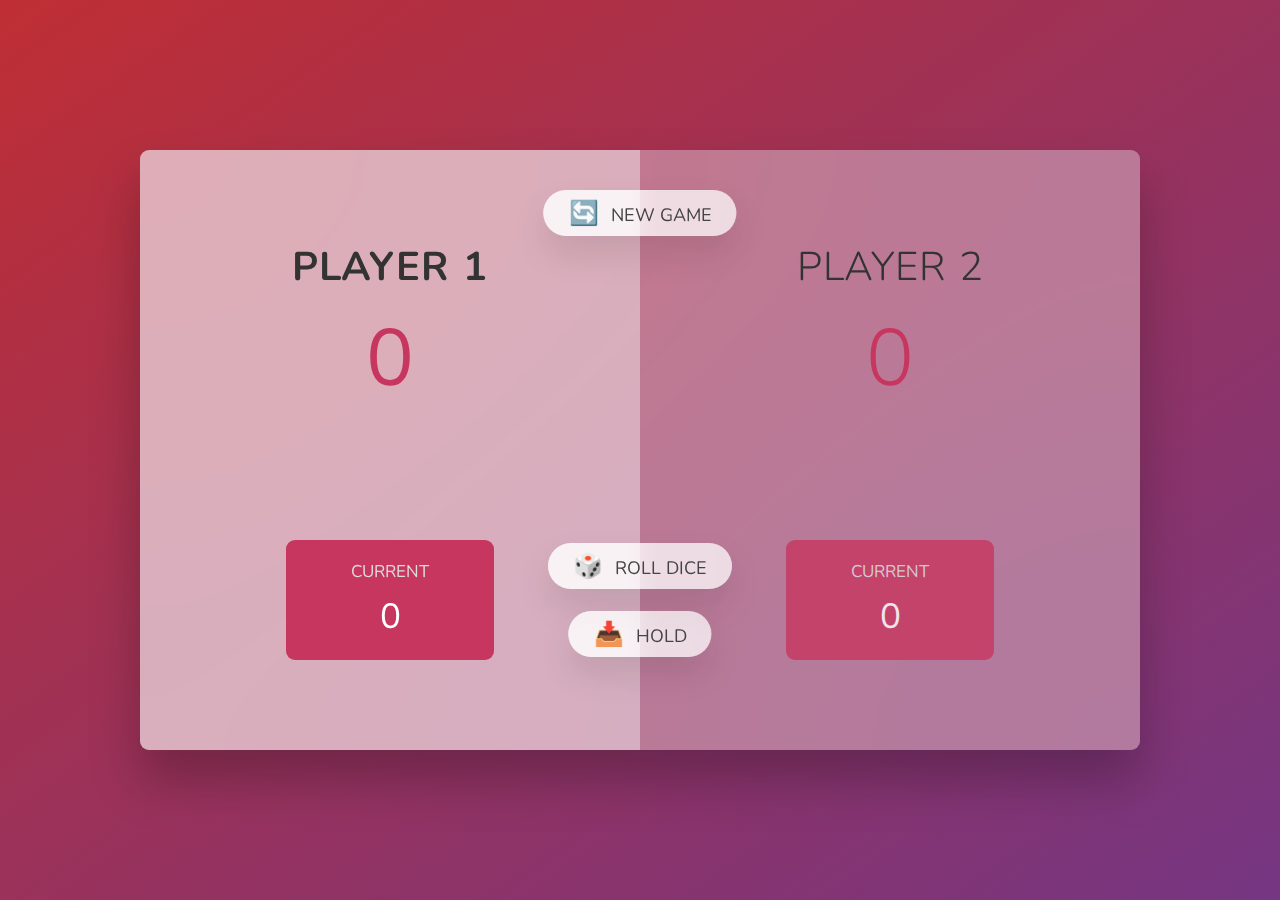
<file: 07-Pig-Game/starter/index.html>
<!DOCTYPE html>
<html lang="en">
  <head>
    <meta charset="UTF-8" />
    <meta name="viewport" content="width=device-width, initial-scale=1.0" />
    <meta http-equiv="X-UA-Compatible" content="ie=edge" />
    <link rel="stylesheet" href="style.css" />
    <title>Pig Game</title>
  </head>
  <body>
    <main>
      <section class="player player--0 player--active">
        <h2 class="name" id="name--0">Player 1</h2>
        <p class="score" id="score--0">43</p>
        <div class="current">
          <p class="current-label">Current</p>
          <p class="current-score" id="current--0">0</p>
        </div>
      </section>
      <section class="player player--1">
        <h2 class="name" id="name--1">Player 2</h2>
        <p class="score" id="score--1">24</p>
        <div class="current">
          <p class="current-label">Current</p>
          <p class="current-score" id="current--1">0</p>
        </div>
      </section>

      <img src="dice-5.png" alt="Playing dice" class="dice" />
      <button class="btn btn--new">🔄 New game</button>
      <button class="btn btn--roll">🎲 Roll dice</button>
      <button class="btn btn--hold">📥 Hold</button>
    </main>
    <script src="script.js"></script>
  </body>
</html>
</file>
<file: 06-Modal/style.css>
* {
  margin: 0;
  padding: 0;
  box-sizing: inherit;
}

html {
  font-size: 62.5%;
  box-sizing: border-box;
}

body {
  font-family: sans-serif;
  color: #333;
  line-height: 1.5;
  height: 100vh;
  position: relative;
  display: flex;
  align-items: flex-start;
  justify-content: center;
  background: linear-gradient(to top left, #28b487, #7dd56f);
}

.show-modal {
  font-size: 2rem;
  font-weight: 600;
  padding: 1.75rem 3.5rem;
  margin: 5rem 2rem;
  border: none;
  background-color: #fff;
  color: #444;
  border-radius: 10rem;
  cursor: pointer;
}

.close-modal {
  position: absolute;
  top: 1.2rem;
  right: 2rem;
  font-size: 5rem;
  color: #333;
  cursor: pointer;
  border: none;
  background: none;
}

h1 {
  font-size: 2.5rem;
  margin-bottom: 2rem;
}

p {
  font-size: 1.8rem;
}

/* -------------------------- */
/* CLASSES TO MAKE MODAL WORK */
.hidden {
  display: none;
}

.modal {
  position: absolute;
  top: 50%;
  left: 50%;
  transform: translate(-50%, -50%);
  width: 70%;

  background-color: white;
  padding: 6rem;
  border-radius: 5px;
  box-shadow: 0 3rem 5rem rgba(0, 0, 0, 0.3);
  z-index: 10;
}

.overlay {
  position: absolute;
  top: 0;
  left: 0;
  width: 100%;
  height: 100%;
  background-color: rgba(0, 0, 0, 0.6);
  backdrop-filter: blur(3px);
  z-index: 5;
}
</file>
<file: 11A-Arrays-Bankist/style.css>
/*
 * Use this CSS to learn some intersting techniques,
 * in case you're wondering how I built the UI.
 * Have fun! 😁
 */

* {
  margin: 0;
  padding: 0;
  box-sizing: inherit;
}

html {
  font-size: 62.5%;
  box-sizing: border-box;
}

body {
  font-family: 'Poppins', sans-serif;
  color: #444;
  background-color: #f3f3f3;
  height: 100vh;
  padding: 2rem;
}

nav {
  display: flex;
  justify-content: space-between;
  align-items: center;
  padding: 0 2rem;
}

.welcome {
  font-size: 1.9rem;
  font-weight: 500;
}

.logo {
  height: 5.25rem;
}

.login {
  display: flex;
}

.login__input {
  border: none;
  padding: 0.5rem 2rem;
  font-size: 1.6rem;
  font-family: inherit;
  text-align: center;
  width: 12rem;
  border-radius: 10rem;
  margin-right: 1rem;
  color: inherit;
  border: 1px solid #fff;
  transition: all 0.3s;
}

.login__input:focus {
  outline: none;
  border: 1px solid #ccc;
}

.login__input::placeholder {
  color: #bbb;
}

.login__btn {
  border: none;
  background: none;
  font-size: 2.2rem;
  color: inherit;
  cursor: pointer;
  transition: all 0.3s;
}

.login__btn:hover,
.login__btn:focus,
.btn--sort:hover,
.btn--sort:focus {
  outline: none;
  color: #777;
}

/* MAIN */
.app {
  position: relative;
  max-width: 100rem;
  margin: 4rem auto;
  display: grid;
  grid-template-columns: 4fr 3fr;
  grid-template-rows: auto repeat(3, 15rem) auto;
  gap: 2rem;

  /* NOTE This creates the fade in/out anumation */
  opacity: 0;
  transition: all 1s;
}

.balance {
  grid-column: 1 / span 2;
  display: flex;
  align-items: flex-end;
  justify-content: space-between;
  margin-bottom: 2rem;
}

.balance__label {
  font-size: 2.2rem;
  font-weight: 500;
  margin-bottom: -0.2rem;
}

.balance__date {
  font-size: 1.4rem;
  color: #888;
}

.balance__value {
  font-size: 4.5rem;
  font-weight: 400;
}

/* MOVEMENTS */
.movements {
  grid-row: 2 / span 3;
  background-color: #fff;
  border-radius: 1rem;
  overflow: scroll;
}

.movements__row {
  padding: 2.25rem 4rem;
  display: flex;
  align-items: center;
  border-bottom: 1px solid #eee;
}

.movements__type {
  font-size: 1.1rem;
  text-transform: uppercase;
  font-weight: 500;
  color: #fff;
  padding: 0.1rem 1rem;
  border-radius: 10rem;
  margin-right: 2rem;
}

.movements__date {
  font-size: 1.1rem;
  text-transform: uppercase;
  font-weight: 500;
  color: #666;
}

.movements__type--deposit {
  background-image: linear-gradient(to top left, #39b385, #9be15d);
}

.movements__type--withdrawal {
  background-image: linear-gradient(to top left, #e52a5a, #ff585f);
}

.movements__value {
  font-size: 1.7rem;
  margin-left: auto;
}

/* SUMMARY */
.summary {
  grid-row: 5 / 6;
  display: flex;
  align-items: baseline;
  padding: 0 0.3rem;
  margin-top: 1rem;
}

.summary__label {
  font-size: 1.2rem;
  font-weight: 500;
  text-transform: uppercase;
  margin-right: 0.8rem;
}

.summary__value {
  font-size: 2.2rem;
  margin-right: 2.5rem;
}

.summary__value--in,
.summary__value--interest {
  color: #66c873;
}

.summary__value--out {
  color: #f5465d;
}

.btn--sort {
  margin-left: auto;
  border: none;
  background: none;
  font-size: 1.3rem;
  font-weight: 500;
  cursor: pointer;
}

/* OPERATIONS */
.operation {
  border-radius: 1rem;
  padding: 3rem 4rem;
  color: #333;
}

.operation--transfer {
  background-image: linear-gradient(to top left, #ffb003, #ffcb03);
}

.operation--loan {
  background-image: linear-gradient(to top left, #39b385, #9be15d);
}

.operation--close {
  background-image: linear-gradient(to top left, #e52a5a, #ff585f);
}

h2 {
  margin-bottom: 1.5rem;
  font-size: 1.7rem;
  font-weight: 600;
  color: #333;
}

.form {
  display: grid;
  grid-template-columns: 2.5fr 2.5fr 1fr;
  grid-template-rows: auto auto;
  gap: 0.4rem 1rem;
}

/* Exceptions for interst */
.form.form--loan {
  grid-template-columns: 2.5fr 1fr 2.5fr;
}

.form__label--loan {
  grid-row: 2;
}

/* End exceptions */

.form__input {
  width: 100%;
  border: none;
  background-color: rgba(255, 255, 255, 0.4);
  font-family: inherit;
  font-size: 1.5rem;
  text-align: center;
  color: #333;
  padding: 0.3rem 1rem;
  border-radius: 0.7rem;
  transition: all 0.3s;
}

.form__input:focus {
  outline: none;
  background-color: rgba(255, 255, 255, 0.6);
}

.form__label {
  font-size: 1.3rem;
  text-align: center;
}

.form__btn {
  border: none;
  border-radius: 0.7rem;
  font-size: 1.8rem;
  background-color: #fff;
  cursor: pointer;
  transition: all 0.3s;
}

.form__btn:focus {
  outline: none;
  background-color: rgba(255, 255, 255, 0.8);
}

.logout-timer {
  padding: 0 0.3rem;
  margin-top: 1.9rem;
  text-align: right;
  font-size: 1.25rem;
}

.timer {
  font-weight: 600;
}
</file>
<file: 11B-datesandtime/style.css>
/*
 * Use this CSS to learn some intersting techniques,
 * in case you're wondering how I built the UI.
 * Have fun! 😁
 */

* {
  margin: 0;
  padding: 0;
  box-sizing: inherit;
}

html {
  font-size: 62.5%;
  box-sizing: border-box;
}

body {
  font-family: 'Poppins', sans-serif;
  color: #444;
  background-color: #f3f3f3;
  height: 100vh;
  padding: 2rem;
}

nav {
  display: flex;
  justify-content: space-between;
  align-items: center;
  padding: 0 2rem;
}

.welcome {
  font-size: 1.9rem;
  font-weight: 500;
}

.logo {
  height: 5.25rem;
}

.login {
  display: flex;
}

.login__input {
  border: none;
  padding: 0.5rem 2rem;
  font-size: 1.6rem;
  font-family: inherit;
  text-align: center;
  width: 12rem;
  border-radius: 10rem;
  margin-right: 1rem;
  color: inherit;
  border: 1px solid #fff;
  transition: all 0.3s;
}

.login__input:focus {
  outline: none;
  border: 1px solid #ccc;
}

.login__input::placeholder {
  color: #bbb;
}

.login__btn {
  border: none;
  background: none;
  font-size: 2.2rem;
  color: inherit;
  cursor: pointer;
  transition: all 0.3s;
}

.login__btn:hover,
.login__btn:focus,
.btn--sort:hover,
.btn--sort:focus {
  outline: none;
  color: #777;
}

/* MAIN */
.app {
  position: relative;
  max-width: 100rem;
  margin: 4rem auto;
  display: grid;
  grid-template-columns: 4fr 3fr;
  grid-template-rows: auto repeat(3, 15rem) auto;
  gap: 2rem;

  /* NOTE This creates the fade in/out anumation */
  opacity: 0;
  transition: all 1s;
}

.balance {
  grid-column: 1 / span 2;
  display: flex;
  align-items: flex-end;
  justify-content: space-between;
  margin-bottom: 2rem;
}

.balance__label {
  font-size: 2.2rem;
  font-weight: 500;
  margin-bottom: -0.2rem;
}

.balance__date {
  font-size: 1.4rem;
  color: #888;
}

.balance__value {
  font-size: 4.5rem;
  font-weight: 400;
}

/* MOVEMENTS */
.movements {
  grid-row: 2 / span 3;
  background-color: #fff;
  border-radius: 1rem;
  overflow: scroll;
}

.movements__row {
  padding: 2.25rem 4rem;
  display: flex;
  align-items: center;
  border-bottom: 1px solid #eee;
}

.movements__type {
  font-size: 1.1rem;
  text-transform: uppercase;
  font-weight: 500;
  color: #fff;
  padding: 0.1rem 1rem;
  border-radius: 10rem;
  margin-right: 2rem;
}

.movements__date {
  font-size: 1.1rem;
  text-transform: uppercase;
  font-weight: 500;
  color: #666;
}

.movements__type--deposit {
  background-image: linear-gradient(to top left, #39b385, #9be15d);
}

.movements__type--withdrawal {
  background-image: linear-gradient(to top left, #e52a5a, #ff585f);
}

.movements__value {
  font-size: 1.7rem;
  margin-left: auto;
}

/* SUMMARY */
.summary {
  grid-row: 5 / 6;
  display: flex;
  align-items: baseline;
  padding: 0 0.3rem;
  margin-top: 1rem;
}

.summary__label {
  font-size: 1.2rem;
  font-weight: 500;
  text-transform: uppercase;
  margin-right: 0.8rem;
}

.summary__value {
  font-size: 2.2rem;
  margin-right: 2.5rem;
}

.summary__value--in,
.summary__value--interest {
  color: #66c873;
}

.summary__value--out {
  color: #f5465d;
}

.btn--sort {
  margin-left: auto;
  border: none;
  background: none;
  font-size: 1.3rem;
  font-weight: 500;
  cursor: pointer;
}

/* OPERATIONS */
.operation {
  border-radius: 1rem;
  padding: 3rem 4rem;
  color: #333;
}

.operation--transfer {
  background-image: linear-gradient(to top left, #ffb003, #ffcb03);
}

.operation--loan {
  background-image: linear-gradient(to top left, #39b385, #9be15d);
}

.operation--close {
  background-image: linear-gradient(to top left, #e52a5a, #ff585f);
}

h2 {
  margin-bottom: 1.5rem;
  font-size: 1.7rem;
  font-weight: 600;
  color: #333;
}

.form {
  display: grid;
  grid-template-columns: 2.5fr 2.5fr 1fr;
  grid-template-rows: auto auto;
  gap: 0.4rem 1rem;
}

/* Exceptions for interst */
.form.form--loan {
  grid-template-columns: 2.5fr 1fr 2.5fr;
}
.form__label--loan {
  grid-row: 2;
}
/* End exceptions */

.form__input {
  width: 100%;
  border: none;
  background-color: rgba(255, 255, 255, 0.4);
  font-family: inherit;
  font-size: 1.5rem;
  text-align: center;
  color: #333;
  padding: 0.3rem 1rem;
  border-radius: 0.7rem;
  transition: all 0.3s;
}

.form__input:focus {
  outline: none;
  background-color: rgba(255, 255, 255, 0.6);
}

.form__label {
  font-size: 1.3rem;
  text-align: center;
}

.form__btn {
  border: none;
  border-radius: 0.7rem;
  font-size: 1.8rem;
  background-color: #fff;
  cursor: pointer;
  transition: all 0.3s;
}

.form__btn:focus {
  outline: none;
  background-color: rgba(255, 255, 255, 0.8);
}

.logout-timer {
  padding: 0 0.3rem;
  margin-top: 1.9rem;
  text-align: right;
  font-size: 1.25rem;
}

.timer {
  font-weight: 600;
}
</file>
<file: 12-Advanced-Dom/style.css>
/* The page is NOT responsive. You can implement responsiveness yourself if you wanna have some fun 😃 */

:root {
  --color-primary: #5ec576;
  --color-secondary: #ffcb03;
  --color-tertiary: #ff585f;
  --color-primary-darker: #4bbb7d;
  --color-secondary-darker: #ffbb00;
  --color-tertiary-darker: #fd424b;
  --color-primary-opacity: #5ec5763a;
  --color-secondary-opacity: #ffcd0331;
  --color-tertiary-opacity: #ff58602d;
  --gradient-primary: linear-gradient(to top left, #39b385, #9be15d);
  --gradient-secondary: linear-gradient(to top left, #ffb003, #ffcb03);
}

* {
  margin: 0;
  padding: 0;
  box-sizing: inherit;
}

html {
  font-size: 62.5%;
  box-sizing: border-box;
}

body {
  font-family: 'Poppins', sans-serif;
  font-weight: 300;
  color: #444;
  line-height: 1.9;
  background-color: #f3f3f3;
}

/* GENERAL ELEMENTS */
.section {
  padding: 15rem 3rem;
  border-top: 1px solid #ddd;

  transition: transform 1s, opacity 1s;
}

.section--hidden {
  opacity: 0;
  transform: translateY(8rem);
}

.section__title {
  max-width: 80rem;
  margin: 0 auto 8rem auto;
}

.section__description {
  font-size: 1.8rem;
  font-weight: 600;
  text-transform: uppercase;
  color: var(--color-primary);
  margin-bottom: 1rem;
}

.section__header {
  font-size: 4rem;
  line-height: 1.3;
  font-weight: 500;
}

.btn {
  display: inline-block;
  background-color: var(--color-primary);
  font-size: 1.6rem;
  font-family: inherit;
  font-weight: 500;
  border: none;
  padding: 1.25rem 4.5rem;
  border-radius: 10rem;
  cursor: pointer;
  transition: all 0.3s;
}

.btn:hover {
  background-color: var(--color-primary-darker);
}

.btn--text {
  display: inline-block;
  background: none;
  font-size: 1.7rem;
  font-family: inherit;
  font-weight: 500;
  color: var(--color-primary);
  border: none;
  border-bottom: 1px solid currentColor;
  padding-bottom: 2px;
  cursor: pointer;
  transition: all 0.3s;
}

p {
  color: #666;
}

/* This is BAD for accessibility! Don't do in the real world! */
button:focus {
  outline: none;
}

img {
  transition: filter 0.5s;
}

.lazy-img {
  filter: blur(20px);
}

/* NAVIGATION */
.nav {
  display: flex;
  justify-content: space-between;
  align-items: center;
  height: 9rem;
  width: 100%;
  padding: 0 6rem;
  z-index: 100;
}

/* nav and sticky class at the same time */
.nav.sticky {
  position: fixed;
  background-color: rgba(255, 255, 255, 0.95);
}

.nav__logo {
  height: 4.5rem;
  transition: all 0.3s;
}

.nav__links {
  display: flex;
  align-items: center;
  list-style: none;
}

.nav__item {
  margin-left: 4rem;
}

.nav__link:link,
.nav__link:visited {
  font-size: 1.7rem;
  font-weight: 400;
  color: inherit;
  text-decoration: none;
  display: block;
  transition: all 0.3s;
}

.nav__link--btn:link,
.nav__link--btn:visited {
  padding: 0.8rem 2.5rem;
  border-radius: 3rem;
  background-color: var(--color-primary);
  color: #222;
}

.nav__link--btn:hover,
.nav__link--btn:active {
  color: inherit;
  background-color: var(--color-primary-darker);
  color: #333;
}

/* HEADER */
.header {
  padding: 0 3rem;
  height: 100vh;
  display: flex;
  flex-direction: column;
  align-items: center;
}

.header__title {
  flex: 1;

  max-width: 115rem;
  display: grid;
  grid-template-columns: 3fr 2fr;
  row-gap: 3rem;
  align-content: center;
  justify-content: center;

  align-items: start;
  justify-items: start;
}

h1 {
  font-size: 5.5rem;
  line-height: 1.35;
}

h4 {
  font-size: 2.4rem;
  font-weight: 500;
}

.header__img {
  width: 100%;
  grid-column: 2 / 3;
  grid-row: 1 / span 4;
  transform: translateY(-6rem);
}

.highlight {
  position: relative;
}

.highlight::after {
  display: block;
  content: '';
  position: absolute;
  bottom: 0;
  left: 0;
  height: 100%;
  width: 100%;
  z-index: -1;
  opacity: 0.7;
  transform: scale(1.07, 1.05) skewX(-15deg);
  background-image: var(--gradient-primary);
}

/* FEATURES */
.features {
  display: grid;
  grid-template-columns: 1fr 1fr;
  gap: 4rem;
  margin: 0 12rem;
}

.features__img {
  width: 100%;
}

.features__feature {
  align-self: center;
  justify-self: center;
  width: 70%;
  font-size: 1.5rem;
}

.features__icon {
  display: flex;
  align-items: center;
  justify-content: center;
  background-color: var(--color-primary-opacity);
  height: 5.5rem;
  width: 5.5rem;
  border-radius: 50%;
  margin-bottom: 2rem;
}

.features__icon svg {
  height: 2.5rem;
  width: 2.5rem;
  fill: var(--color-primary);
}

.features__header {
  font-size: 2rem;
  margin-bottom: 1rem;
}

/* OPERATIONS */
.operations {
  max-width: 100rem;
  margin: 12rem auto 0 auto;

  background-color: #fff;
}

.operations__tab-container {
  display: flex;
  justify-content: center;
}

.operations__tab {
  margin-right: 2.5rem;
  transform: translateY(-50%);
}

.operations__tab span {
  margin-right: 1rem;
  font-weight: 600;
  display: inline-block;
}

.operations__tab--1 {
  background-color: var(--color-secondary);
}

.operations__tab--1:hover {
  background-color: var(--color-secondary-darker);
}

.operations__tab--3 {
  background-color: var(--color-tertiary);
  margin: 0;
}

.operations__tab--3:hover {
  background-color: var(--color-tertiary-darker);
}

.operations__tab--active {
  transform: translateY(-66%);
}

.operations__content {
  display: none;

  /* JUST PRESENTATIONAL */
  font-size: 1.7rem;
  padding: 2.5rem 7rem 6.5rem 7rem;
}

.operations__content--active {
  display: grid;
  grid-template-columns: 7rem 1fr;
  column-gap: 3rem;
  row-gap: 0.5rem;
}

.operations__header {
  font-size: 2.25rem;
  font-weight: 500;
  align-self: center;
}

.operations__icon {
  display: flex;
  align-items: center;
  justify-content: center;
  height: 7rem;
  width: 7rem;
  border-radius: 50%;
}

.operations__icon svg {
  height: 2.75rem;
  width: 2.75rem;
}

.operations__content p {
  grid-column: 2;
}

.operations__icon--1 {
  background-color: var(--color-secondary-opacity);
}

.operations__icon--2 {
  background-color: var(--color-primary-opacity);
}

.operations__icon--3 {
  background-color: var(--color-tertiary-opacity);
}

.operations__icon--1 svg {
  fill: var(--color-secondary-darker);
}

.operations__icon--2 svg {
  fill: var(--color-primary);
}

.operations__icon--3 svg {
  fill: var(--color-tertiary);
}

/* SLIDER */
.slider {
  max-width: 100rem;
  height: 50rem;
  margin: 0 auto;
  position: relative;

  /* IN THE END */
  overflow: hidden;
}

.slide {
  position: absolute;
  top: 0;
  width: 100%;
  height: 50rem;

  display: flex;
  align-items: center;
  justify-content: center;

  /* THIS creates the animation! */
  transition: transform 1s;
}

.slide>img {
  /* Only for images that have different size than slide */
  width: 100%;
  height: 100%;
  object-fit: cover;
}

.slider__btn {
  position: absolute;
  top: 50%;
  z-index: 10;

  border: none;
  background: rgba(255, 255, 255, 0.7);
  font-family: inherit;
  color: #333;
  border-radius: 50%;
  height: 5.5rem;
  width: 5.5rem;
  font-size: 3.25rem;
  cursor: pointer;
}

.slider__btn--left {
  left: 6%;
  transform: translate(-50%, -50%);
}

.slider__btn--right {
  right: 6%;
  transform: translate(50%, -50%);
}

.dots {
  position: absolute;
  bottom: 5%;
  left: 50%;
  transform: translateX(-50%);
  display: flex;
}

.dots__dot {
  border: none;
  background-color: #b9b9b9;
  opacity: 0.7;
  height: 1rem;
  width: 1rem;
  border-radius: 50%;
  margin-right: 1.75rem;
  cursor: pointer;
  transition: all 0.5s;

  /* Only necessary when overlying images */
  /* box-shadow: 0 0.6rem 1.5rem rgba(0, 0, 0, 0.7); */
}

.dots__dot:last-child {
  margin: 0;
}

.dots__dot--active {
  /* background-color: #fff; */
  background-color: #888;
  opacity: 1;
}

/* TESTIMONIALS */
.testimonial {
  width: 65%;
  position: relative;
}

.testimonial::before {
  content: '\201C';
  position: absolute;
  top: -5.7rem;
  left: -6.8rem;
  line-height: 1;
  font-size: 20rem;
  font-family: inherit;
  color: var(--color-primary);
  z-index: -1;
}

.testimonial__header {
  font-size: 2.25rem;
  font-weight: 500;
  margin-bottom: 1.5rem;
}

.testimonial__text {
  font-size: 1.7rem;
  margin-bottom: 3.5rem;
  color: #666;
}

.testimonial__author {
  margin-left: 3rem;
  font-style: normal;

  display: grid;
  grid-template-columns: 6.5rem 1fr;
  column-gap: 2rem;
}

.testimonial__photo {
  grid-row: 1 / span 2;
  width: 6.5rem;
  border-radius: 50%;
}

.testimonial__name {
  font-size: 1.7rem;
  font-weight: 500;
  align-self: end;
  margin: 0;
}

.testimonial__location {
  font-size: 1.5rem;
}

.section__title--testimonials {
  margin-bottom: 4rem;
}

/* SIGNUP */
.section--sign-up {
  background-color: #37383d;
  border-top: none;
  border-bottom: 1px solid #444;
  text-align: center;
  padding: 10rem 3rem;
}

.section--sign-up .section__header {
  color: #fff;
  text-align: center;
}

.section--sign-up .section__title {
  margin-bottom: 6rem;
}

.section--sign-up .btn {
  font-size: 1.9rem;
  padding: 2rem 5rem;
}

/* FOOTER */
.footer {
  padding: 10rem 3rem;
  background-color: #37383d;
}

.footer__nav {
  list-style: none;
  display: flex;
  justify-content: center;
  margin-bottom: 5rem;
}

.footer__item {
  margin-right: 4rem;
}

.footer__link {
  font-size: 1.6rem;
  color: #eee;
  text-decoration: none;
}

.footer__logo {
  height: 5rem;
  display: block;
  margin: 0 auto;
  margin-bottom: 5rem;
}

.footer__copyright {
  font-size: 1.4rem;
  color: #aaa;
  text-align: center;
}

.footer__copyright .footer__link {
  font-size: 1.4rem;
}

/* MODAL WINDOW */
.modal {
  position: fixed;
  top: 50%;
  left: 50%;
  transform: translate(-50%, -50%);
  max-width: 60rem;
  background-color: #f3f3f3;
  padding: 5rem 6rem;
  box-shadow: 0 4rem 6rem rgba(0, 0, 0, 0.3);
  z-index: 1000;
  transition: all 0.5s;
}

.overlay {
  position: fixed;
  top: 0;
  left: 0;
  width: 100%;
  height: 100%;
  background-color: rgba(0, 0, 0, 0.5);
  backdrop-filter: blur(4px);
  z-index: 100;
  transition: all 0.5s;
}

.modal__header {
  font-size: 3.25rem;
  margin-bottom: 4.5rem;
  line-height: 1.5;
}

.modal__form {
  margin: 0 3rem;
  display: grid;
  grid-template-columns: 1fr 2fr;
  align-items: center;
  gap: 2.5rem;
}

.modal__form label {
  font-size: 1.7rem;
  font-weight: 500;
}

.modal__form input {
  font-size: 1.7rem;
  padding: 1rem 1.5rem;
  border: 1px solid #ddd;
  border-radius: 0.5rem;
}

.modal__form button {
  grid-column: 1 / span 2;
  justify-self: center;
  margin-top: 1rem;
}

.btn--close-modal {
  font-family: inherit;
  color: inherit;
  position: absolute;
  top: 0.5rem;
  right: 2rem;
  font-size: 4rem;
  cursor: pointer;
  border: none;
  background: none;
}

.hidden {
  visibility: hidden;
  opacity: 0;
}

/* COOKIE MESSAGE */
.cookie-message {
  display: flex;
  align-items: center;
  justify-content: space-evenly;
  width: 100%;
  background-color: white;
  color: #bbb;
  font-size: 1.5rem;
  font-weight: 400;
}
</file>
<file: 07-Pig-Game/starter/style.css>
@import url('https://fonts.googleapis.com/css2?family=Nunito&display=swap');

* {
  margin: 0;
  padding: 0;
  box-sizing: inherit;
}

html {
  font-size: 62.5%;
  box-sizing: border-box;
}

body {
  font-family: 'Nunito', sans-serif;
  font-weight: 400;
  height: 100vh;
  color: #333;
  background-image: linear-gradient(to top left, #753682 0%, #bf2e34 100%);
  display: flex;
  align-items: center;
  justify-content: center;
}

/* LAYOUT */
main {
  position: relative;
  width: 100rem;
  height: 60rem;
  background-color: rgba(255, 255, 255, 0.35);
  backdrop-filter: blur(200px);
  filter: blur();
  box-shadow: 0 3rem 5rem rgba(0, 0, 0, 0.25);
  border-radius: 9px;
  overflow: hidden;
  display: flex;
}

.player {
  flex: 50%;
  padding: 9rem;
  display: flex;
  flex-direction: column;
  align-items: center;
  transition: all 0.75s;
}

/* ELEMENTS */
.name {
  position: relative;
  font-size: 4rem;
  text-transform: uppercase;
  letter-spacing: 1px;
  word-spacing: 2px;
  font-weight: 300;
  margin-bottom: 1rem;
}

.score {
  font-size: 8rem;
  font-weight: 300;
  color: #c7365f;
  margin-bottom: auto;
}

.player--active {
  background-color: rgba(255, 255, 255, 0.4);
}
.player--active .name {
  font-weight: 700;
}
.player--active .score {
  font-weight: 400;
}

.player--active .current {
  opacity: 1;
}

.current {
  background-color: #c7365f;
  opacity: 0.8;
  border-radius: 9px;
  color: #fff;
  width: 65%;
  padding: 2rem;
  text-align: center;
  transition: all 0.75s;
}

.current-label {
  text-transform: uppercase;
  margin-bottom: 1rem;
  font-size: 1.7rem;
  color: #ddd;
}

.current-score {
  font-size: 3.5rem;
}

/* ABSOLUTE POSITIONED ELEMENTS */
.btn {
  position: absolute;
  left: 50%;
  transform: translateX(-50%);
  color: #444;
  background: none;
  border: none;
  font-family: inherit;
  font-size: 1.8rem;
  text-transform: uppercase;
  cursor: pointer;
  font-weight: 400;
  transition: all 0.2s;

  background-color: white;
  background-color: rgba(255, 255, 255, 0.6);
  backdrop-filter: blur(10px);

  padding: 0.7rem 2.5rem;
  border-radius: 50rem;
  box-shadow: 0 1.75rem 3.5rem rgba(0, 0, 0, 0.1);
}

.btn::first-letter {
  font-size: 2.4rem;
  display: inline-block;
  margin-right: 0.7rem;
}

.btn--new {
  top: 4rem;
}
.btn--roll {
  top: 39.3rem;
}
.btn--hold {
  top: 46.1rem;
}

.btn:active {
  transform: translate(-50%, 3px);
  box-shadow: 0 1rem 2rem rgba(0, 0, 0, 0.15);
}

.btn:focus {
  outline: none;
}

.dice {
  position: absolute;
  left: 50%;
  top: 16.5rem;
  transform: translateX(-50%);
  height: 10rem;
  box-shadow: 0 2rem 5rem rgba(0, 0, 0, 0.2);
}

.player--winner {
  background-color: #2f2f2f;
}

.player--winner .name {
  font-weight: 700;
  color: #c7365f;
}

.hidden {
  display: none;
}

.winner {
  background-color: '#60b347';
}
</file>
